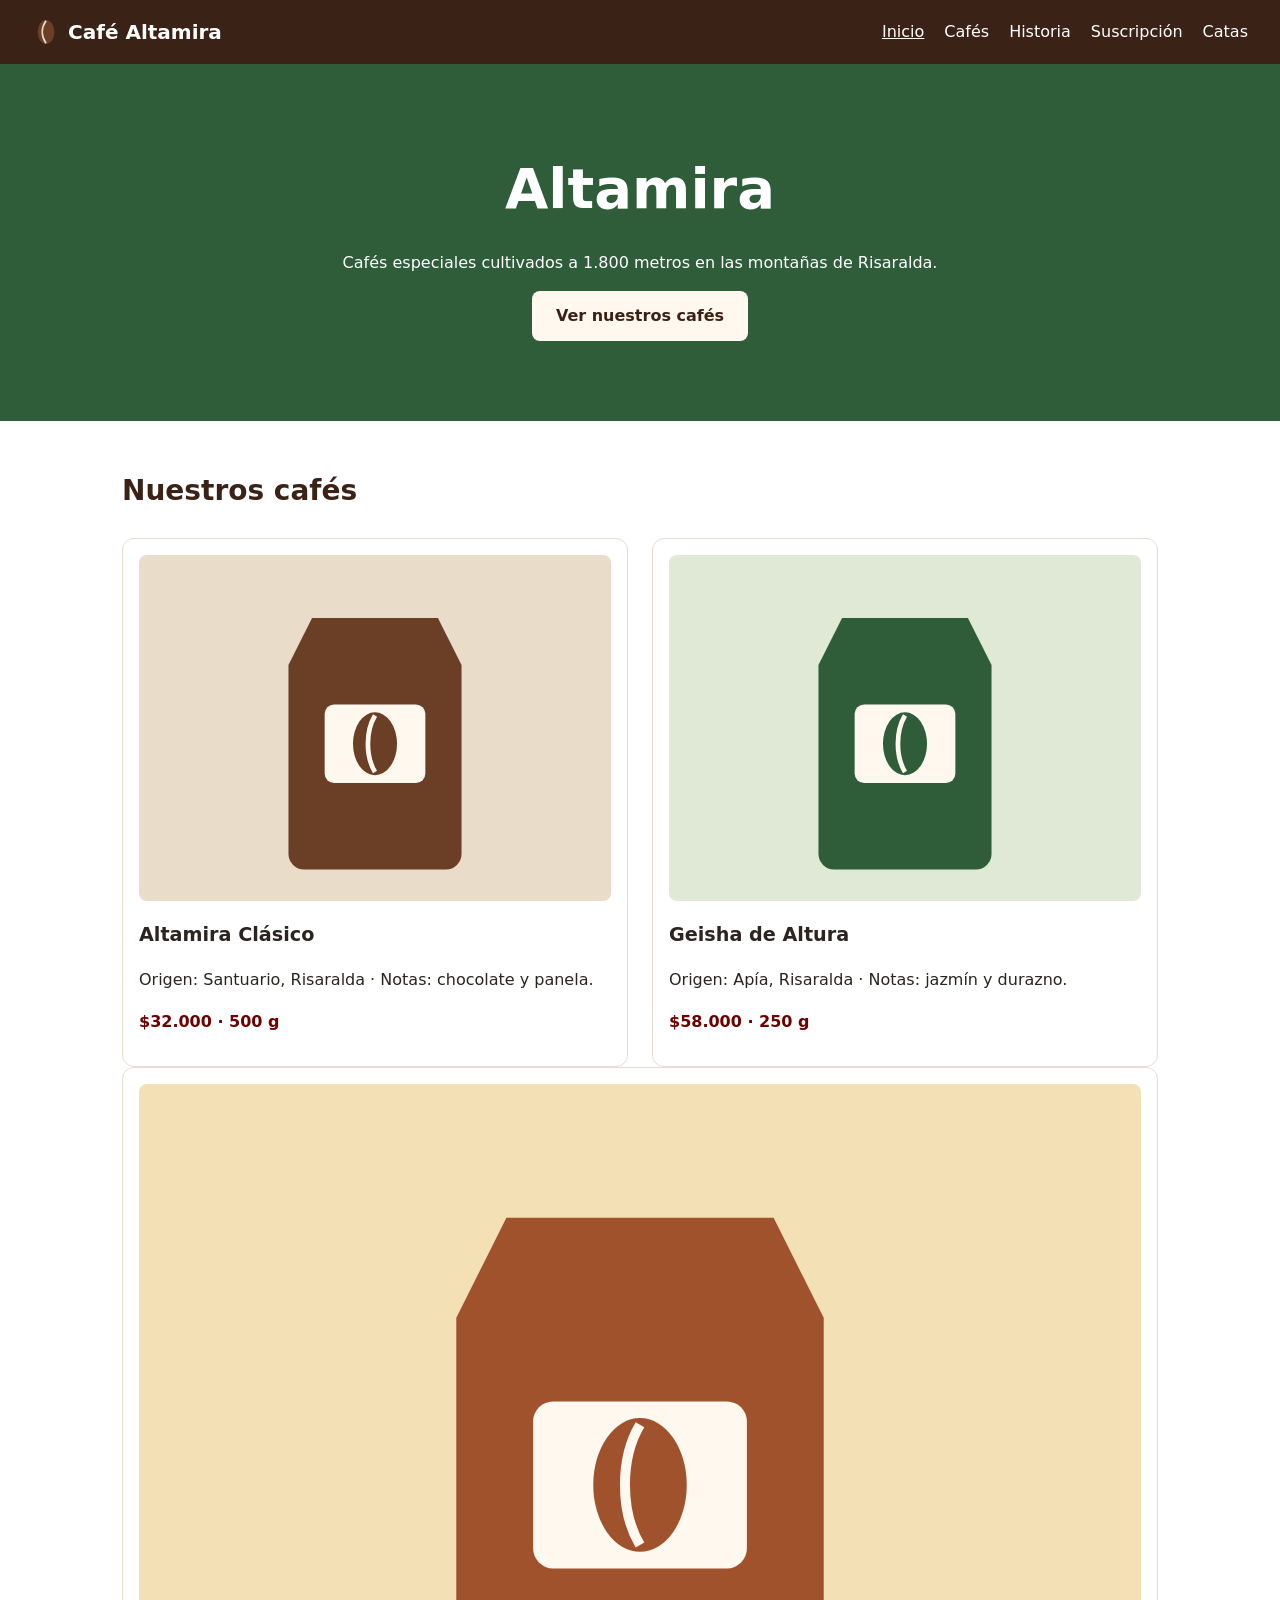
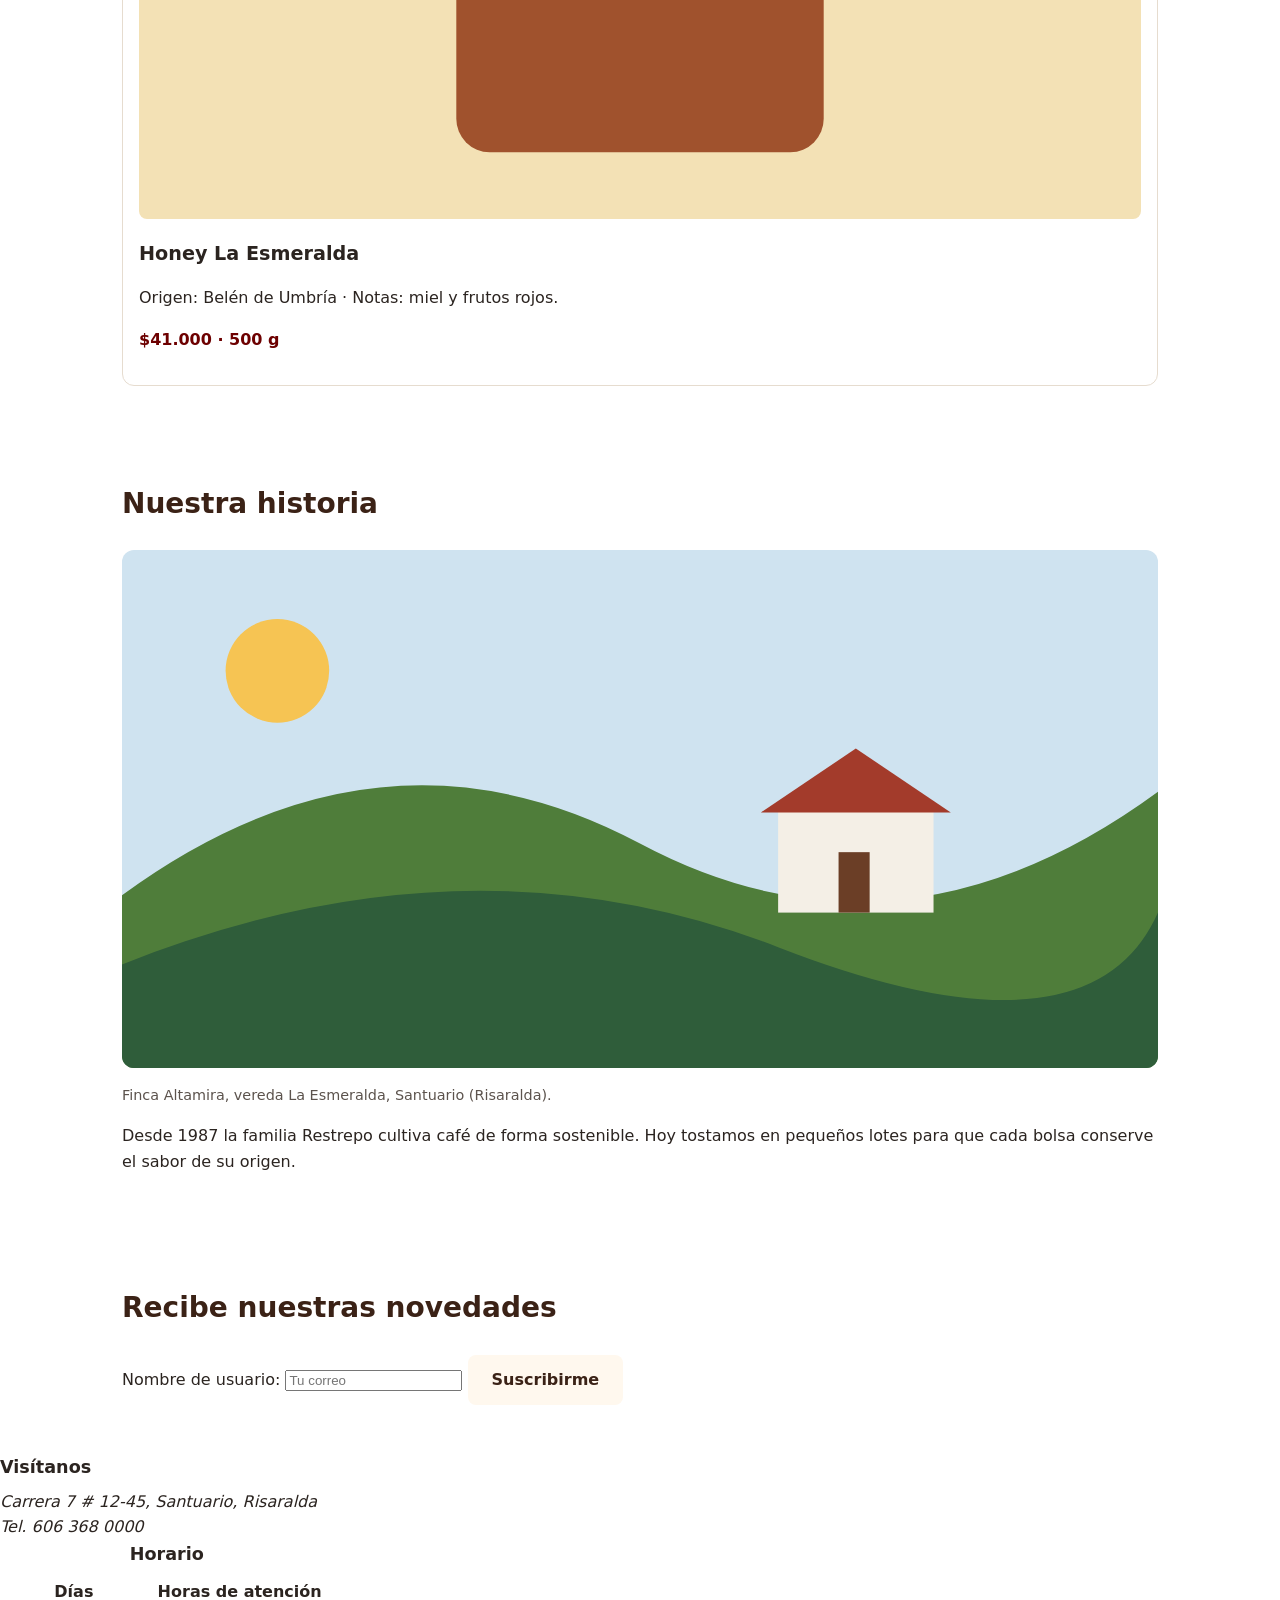
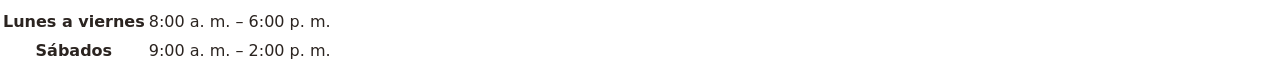
<file: index.html>
<!DOCTYPE html>
<html lang="es">
<head>
  <meta charset="UTF-8">
  <meta name="viewport" content="width=device-width, initial-scale=1.0">
  <title>Café Altamira · Cafés especiales del Eje Cafetero</title>
  <link rel="stylesheet" href="css/estilos.css">
</head>
<body>
  <!-- ============================================================
       TODO G1 (parte 1): el PRIMER elemento del body debe ser un enlace
       "Saltar al contenido" con class="saltar" que lleve a #contenido.
       ============================================================ -->
    <a class="saltar" href="#contenido">Saltar al contenido</a>
  <!-- ============================================================
       EJEMPLO RESUELTO 1 · Encabezado y navegación
       - <header> es un landmark: el lector de pantalla lo anuncia como "banner".
       - <nav> con aria-label distingue este menú de otros menús de la página.
       - Los enlaces van en una lista <ul>: el lector anuncia "lista, 4 elementos".
       ============================================================ -->
  <header class="encabezado">
    <a class="logo" href="index.html">
      <img src="img/grano.svg" alt="grano de cafe" width="28" height="28">
      Café Altamira
    </a>
    <nav aria-label="Principal">
      <ul class="menu">
        <li><a href="index.html" aria-current="page">Inicio</a></li>
        <li><a href="#cafes">Cafés</a></li>
        <li><a href="#historia">Historia</a></li>
        <li><a href="#suscripcion">Suscripción</a></li>
        <li><a href="eventos.html">Catas</a></li>
      </ul>
    </nav>
  </header>
  <!-- TODO G1 (parte 2): este div es el contenido principal.
       Conviértelo en <main id="contenido"> (y cierra con </main>). -->
  <main id="contenido">

    <!-- TODO G1 (parte 3): el título de la portada es un div con letra grande.
         Debe ser el ÚNICO <h1> de la página. -->
    <div class="hero">
      <h1> Altamira</h1>
      <p>Cafés especiales cultivados a 1.800 metros en las montañas de Risaralda.</p>
      <a class="boton" href="#cafes">Ver nuestros cafés</a>
    </div>

    <!-- ============================================================
         TODO G2 · Catálogo
         - El contenedor debe ser <section id="cafes"> con un <h2>.
         - Cada producto debe ser un <article> con el nombre en <h3>.
         - Cada imagen necesita un alt que describa el producto (no el nombre del archivo).
         ============================================================ -->
    <section class="seccion" id="cafes">
      <h2>Nuestros cafés</h2>
      <div class="productos">
        <article class="producto">
          <img src="img/cafe-clasico.svg" alt="cafe clasico" width="300" height="220">
          <h3>Altamira Clásico</h3>
          <p>Origen: Santuario, Risaralda · Notas: chocolate y panela.</p>
          <p class="precio">$32.000 · 500 g</p>
        </article>
        <article class="producto">
          <img src="img/cafe-geisha.svg" alt="cafe Geisha" width="300" height="220">
          <h3>Geisha de Altura</h3>
          <p>Origen: Apía, Risaralda · Notas: jazmín y durazno.</p>
          <p class="precio">$58.000 · 250 g</p>
        </div>
        </article>
        <article class="producto">
          <img src="img/cafe-honey.svg" alt="cafe Honey" width="300" height="220">
          <h3>Honey La Esmeralda</h3>
          <p>Origen: Belén de Umbría · Notas: miel y frutos rojos.</p>
          <p class="precio">$41.000 · 500 g</p>
        </div>
        </article>
      </div>
    </section>

    <!-- ============================================================
         EJEMPLO RESUELTO 2 · Sección con figura
         - aria-labelledby une la sección con su título: el lector la anuncia
           como "región, Nuestra historia".
         - <figure> + <figcaption> asocian la imagen con su pie de foto.
         - El alt describe lo que se VE; el figcaption agrega contexto.
         ============================================================ -->
    <section id="historia" class="seccion" aria-labelledby="historia-titulo">
      <h2 id="historia-titulo">Nuestra historia</h2>
      <figure class="figura">
        <img src="img/finca.svg" width="600" height="300"
             alt="Casa de la finca con techo rojo entre montañas verdes cubiertas de cafetales">
        <figcaption>Finca Altamira, vereda La Esmeralda, Santuario (Risaralda).</figcaption>
      </figure>
      <p>Desde 1987 la familia Restrepo cultiva café de forma sostenible. Hoy tostamos
        en pequeños lotes para que cada bolsa conserve el sabor de su origen.</p>
    </section>

    <!-- ============================================================
         TODO G3 · Suscripción
         - Usa <section id="suscripcion"> con un <h2> y un <form> real.
         - El campo de correo necesita: <label for="...">, type="email", id y required.
         - El "botón" es un div con onclick: cámbialo por <button type="submit">.
         ============================================================ -->
    <section id="suscripcion" class="seccion">
      <h2>Recibe nuestras novedades</h2>
      <form>
        <label for="correito">Nombre de usuario:</label>
        <input type="email" id="correito" placeholder="Tu correo" required>
        <button type="submit" class="boton" onclick="alert('¡Gracias!')">Suscribirme</button>
      </form>
    </section>

  </main>

  <!-- ============================================================
       TODO G4 · Pie de página
       - El contenedor debe ser <footer>.
       - La dirección y el teléfono van dentro de <address>.
       - El horario es una tabla de datos: <table> con <caption>,
         y celdas de encabezado <th scope="col"> / <th scope="row">.
       ============================================================ -->
  <footer>
    <div>
      <div class="pie-titulo">Visítanos</div>
      <address>Carrera 7 # 12-45, Santuario, Risaralda</address>
      <address>Tel. 606 368 0000</address>
    </div>
    <table>
      <caption class="pie-titulo">Horario</caption>
        <thead>
          <tr>
            <th scope="col">Días</th>
            <th scope="col">Horas de atención</th>
          </tr>
        </thead>
        <tbody>
          <tr>
            <th scope="row">Lunes a viernes</th>
            <td>8:00 a. m. – 6:00 p. m.</td>
          </tr>
          <tr>
            <th scope="row">Sábados</th>
            <td>9:00 a. m. – 2:00 p. m.</td>
          </tr>
        </tbody>
    </table>
  </footer>
</body>
</html>
</file>
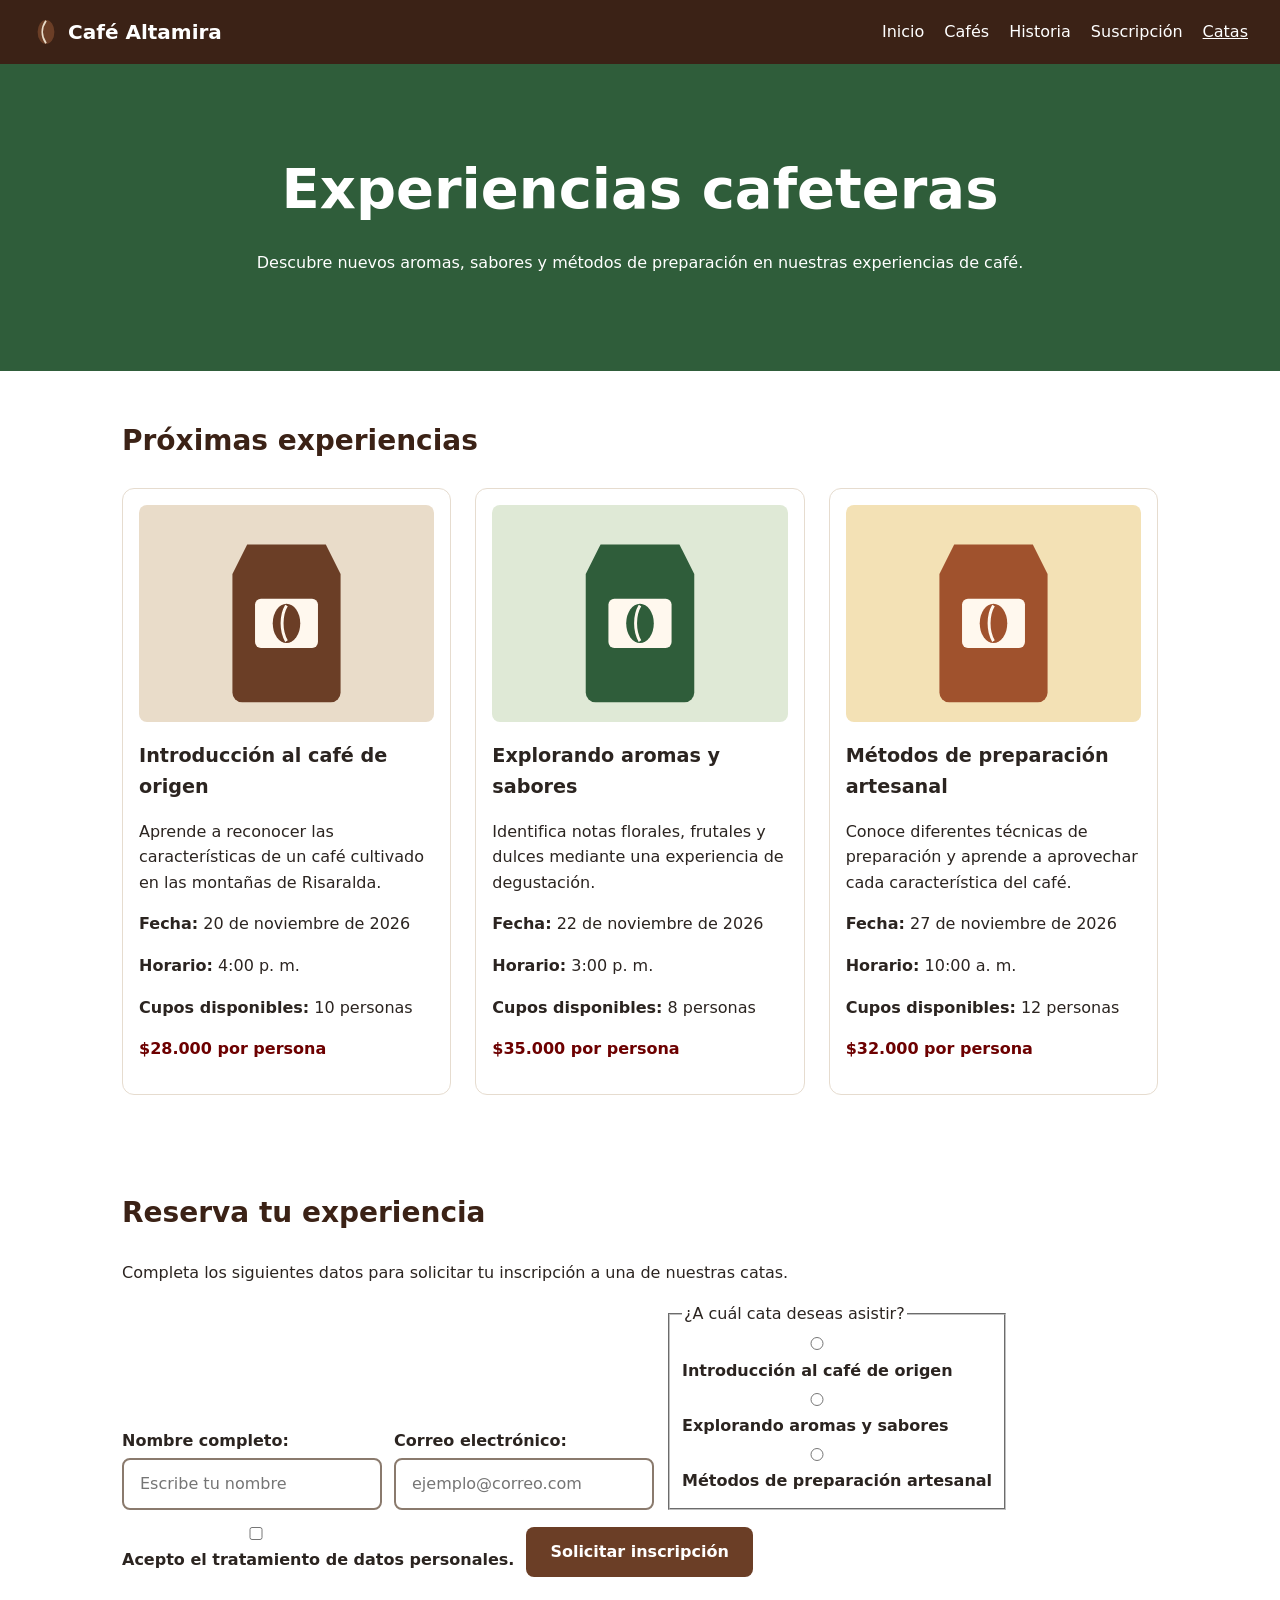
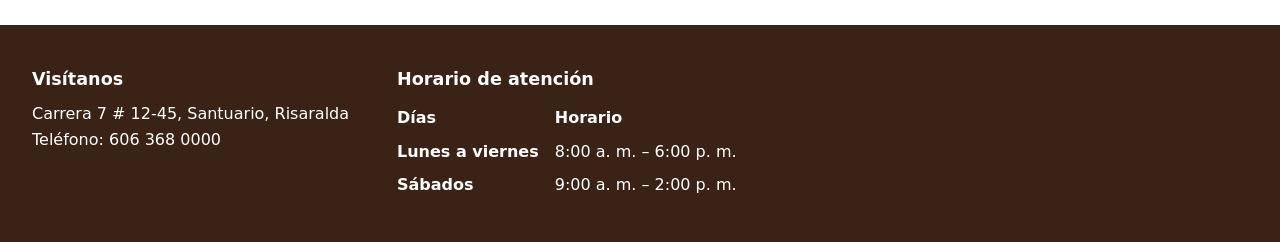
<file: eventos.html>
<!DOCTYPE html>
<html lang="es">
<head>
  <meta charset="UTF-8">
  <meta name="viewport" content="width=device-width, initial-scale=1.0">
  <title>Catas de café · Café Altamira</title>
  <link rel="stylesheet" href="css/estilos.css">
</head>
<body>
  <a class="saltar" href="#contenido">Saltar al contenido</a>
  <header class="encabezado">
    <a class="logo" href="index.html">
      <img src="img/grano.svg" alt="" width="28" height="28">
      Café Altamira
    </a>
    <nav aria-label="Principal">
      <ul class="menu">
        <li><a href="index.html">Inicio</a></li>
        <li><a href="index.html#cafes">Cafés</a></li>
        <li><a href="index.html#historia">Historia</a></li>
        <li><a href="index.html#suscripcion">Suscripción</a></li>
        <li><a href="eventos.html" aria-current="page">Catas</a></li>
      </ul>
    </nav>
  </header>

  <main id="contenido">
    <section class="hero">
      <h1>Experiencias cafeteras</h1>
      <p>Descubre nuevos aromas, sabores y métodos de preparación en nuestras experiencias de café.</p>
    </section>

    <section class="seccion">
      <h2>Próximas experiencias</h2>
      <div class="productos">

        <article class="producto">
          <img src="img/cafe-clasico.svg" alt="Bolsa de café Altamira Clásico, de notas achocolatadas" width="300" height="220">
          <h3>Introducción al café de origen</h3>
          <p> Aprende a reconocer las características de un café cultivado en las montañas de Risaralda.</p>
          <p>
            <strong>Fecha:</strong>
            <time datetime="2026-11-20T16:00"> 20 de noviembre de 2026 </time>
          </p>

          <p><strong>Horario:</strong> 4:00 p. m.</p>
          <p><strong>Cupos disponibles:</strong> 10 personas</p>
          <p class="precio">$28.000 por persona</p>
        </article>
        <article class="producto">
          <img src="img/cafe-geisha.svg" alt="Bolsa de café Geisha de Altura, variedad especial de café" width="300" height="220">
          <h3>Explorando aromas y sabores</h3>
          <p> Identifica notas florales, frutales y dulces mediante una experiencia de degustación.</p><p>
            <strong>Fecha:</strong>
            <time datetime="2026-11-22T15:00">
              22 de noviembre de 2026
            </time>
          </p>

          <p><strong>Horario:</strong> 3:00 p. m.</p>
          <p><strong>Cupos disponibles:</strong> 8 personas</p>
          <p class="precio">$35.000 por persona</p>
        </article>
        <article class="producto">
          <img src="img/cafe-honey.svg" alt="Bolsa de café Honey La Esmeralda, con notas de miel y frutos rojos" width="300" height="220">
          <h3>Métodos de preparación artesanal</h3>
          <p> Conoce diferentes técnicas de preparación y aprende a aprovechar cada característica del café. </p>
          <p>
            <strong>Fecha:</strong>
            <time datetime="2026-11-27T10:00">
              27 de noviembre de 2026
            </time>
          </p>
          <p><strong>Horario:</strong> 10:00 a. m.</p>
          <p><strong>Cupos disponibles:</strong> 12 personas</p>
          <p class="precio">$32.000 por persona</p>
        </article>
      </div>
    </section>

    <section class="seccion" id="inscripcion">
      <h2>Reserva tu experiencia</h2>
      <p>
        Completa los siguientes datos para solicitar
        tu inscripción a una de nuestras catas.
      </p>
      <form class="formulario" action="#" method="get">
        <div>
          <label for="nombre">Nombre completo:</label>
          <input
            type="text"
            id="nombre"
            name="nombre"
            placeholder="Escribe tu nombre"
            autocomplete="name"
            required
          >
        </div>

        <div>
          <label for="correo">Correo electrónico:</label>
          <input type="email" id="correo" name="correo" placeholder="ejemplo@correo.com" autocomplete="email" required>
        </div>
        <fieldset>
          <legend>¿A cuál cata deseas asistir?</legend>
          <div>
            <input
              type="radio"
              id="cata-origen"
              name="cata"
              value="origen"
              required
            >
            <label for="cata-origen">
              Introducción al café de origen
            </label>
          </div>

          <div>
            <input
              type="radio"
              id="cata-aromas"
              name="cata"
              value="aromas"
            >
            <label for="cata-aromas">
              Explorando aromas y sabores
            </label>
          </div>

          <div>
            <input
              type="radio"
              id="cata-metodos"
              name="cata"
              value="metodos"
            >
            <label for="cata-metodos">
              Métodos de preparación artesanal
            </label>
          </div>
        </fieldset>
        <div>
          <input
            type="checkbox"
            id="datos"
            name="datos"
            value="aceptado"
            required
          >

          <label for="datos">
            Acepto el tratamiento de datos personales.
          </label>
        </div>
        <button type="submit" class="boton">
          Solicitar inscripción
        </button>
      </form>
    </section>
  </main>
  <footer class="pie">
    <div>
      <h2 class="pie-titulo">Visítanos</h2>
      <address>
        Carrera 7 # 12-45, Santuario, Risaralda
      </address>
      <address>
        Teléfono: 606 368 0000
      </address>
    </div>
    <div>
      <table>
        <caption class="pie-titulo">Horario de atención</caption>
        <thead>
          <tr>
            <th scope="col">Días</th>
            <th scope="col">Horario</th>
          </tr>
        </thead>
        <tbody>
          <tr>
            <th scope="row">Lunes a viernes</th>
            <td>8:00 a. m. – 6:00 p. m.</td>
          </tr>
          <tr>
            <th scope="row">Sábados</th>
            <td>9:00 a. m. – 2:00 p. m.</td>
          </tr>
        </tbody>
      </table>
    </div>
  </footer>
</body>
</html>
</file>
<file: css/estilos.css>
/* ===== Café Altamira · estilos base ===== */
:root {
  --cafe: #6b3e26;
  --cafe-oscuro: #3b2216;
  --verde: #2f5d3a;
  --crema: #fff8ee;
  --texto: #2b2420;
}

* { box-sizing: border-box; }

body {
  margin: 0;
  font-family: system-ui, "Segoe UI", Arial, sans-serif;
  color: var(--texto);
  background: #ffffff;
  line-height: 1.6;
}

/* TODO G1 (parte 4): esta regla esconde el foco y deja sin guía a quien
   navega con teclado. Bórrala y agrega una regla :focus-visible con un
   outline visible (por ejemplo 3px solid)
   . */
*:focus-visible {
  outline: 3px solid;
}


/* Enlace "Saltar al contenido": oculto hasta que recibe el foco */
.saltar {
  position: absolute;
  left: 1rem;
  top: -3rem;
  padding: .5rem 1rem;
  background: var(--cafe-oscuro);
  color: #fff;
  z-index: 10;
}
.saltar:focus { top: 1rem; }

/* ----- Encabezado ----- */
.encabezado {
  display: flex;
  flex-wrap: wrap;
  justify-content: space-between;
  align-items: center;
  gap: 1rem;
  padding: 1rem 2rem;
  background: var(--cafe-oscuro);
}
.logo {
  display: flex;
  align-items: center;
  gap: .5rem;
  color: #fff;
  font-weight: 700;
  font-size: 1.25rem;
  text-decoration: none;
}
.menu {
  display: flex;
  flex-wrap: wrap;
  gap: .5rem 1.25rem;
  list-style: none;
  margin: 0;
  padding: 0;
}
.menu a { color: #fff; text-decoration: none; }
.menu a:hover,
.menu a[aria-current="page"] { text-decoration: underline; }

/* ----- Portada ----- */
.hero {
  padding: 5rem 2rem;
  text-align: center;
  background: var(--verde);
  color: #fff;
}
.hero h1,
.titulo-grande {
  margin: 0 0 .5rem;
  font-size: clamp(2rem, 6vw, 3.5rem);
  font-weight: 800;
}
.boton {
  display: inline-block;
  padding: .75rem 1.5rem;
  border: 0;
  border-radius: .5rem;
  background: var(--crema);
  color: var(--cafe-oscuro);
  font: inherit;
  font-weight: 700;
  text-decoration: none;
  cursor: pointer;
}

/* ----- Secciones ----- */
.seccion {
  max-width: 1100px;
  margin: 0 auto;
  padding: 3rem 2rem;
}
.seccion h2,
.subtitulo {
  font-size: 1.75rem;
  font-weight: 700;
  margin: 0 0 1.5rem;
  color: var(--cafe-oscuro);
}

/* ----- Catálogo ----- */
.productos {
  display: grid;
  grid-template-columns: repeat(auto-fit, minmax(240px, 1fr));
  gap: 1.5rem;
}
.producto {
  padding: 1rem;
  border: 1px solid #e6dccf;
  border-radius: .75rem;
  background: #fff;
}
.producto img { width: 100%; height: auto; border-radius: .5rem; }
.producto h3,
.nombre { font-size: 1.2rem; font-weight: 700; margin: .75rem 0 .25rem; }

/* TODO G2 (parte 4): este color tiene un contraste de 2.7:1 sobre blanco.
   WCAG AA pide 4.5:1. Cámbialo por uno más oscuro (por ejemplo var(--cafe)). */
.precio {
  font-weight: 700;
  color: #6d0000;
}

/* ----- Historia ----- */
.figura { margin: 0 0 1rem; }
.figura img { width: 100%; height: auto; border-radius: .75rem; }
.figura figcaption { font-size: .9rem; color: #5c534d; margin-top: .5rem; }

/* ----- Suscripción ----- */
.formulario {
  display: flex;
  flex-wrap: wrap;
  gap: .75rem;
  align-items: flex-end;
}
.formulario label { display: block; font-weight: 600; margin-bottom: .25rem; }
.formulario input {
  padding: .7rem 1rem;
  min-width: 260px;
  border: 2px solid #8a7a6d;
  border-radius: .5rem;
  font: inherit;
}
.formulario .boton { background: var(--cafe); color: #fff; }

/* ----- Pie ----- */
.pie {
  display: flex;
  flex-wrap: wrap;
  gap: 3rem;
  padding: 2.5rem 2rem;
  background: var(--cafe-oscuro);
  color: #fff;
}
.pie h2,
.pie-titulo { font-size: 1.1rem; font-weight: 700; margin: 0 0 .5rem; }
.pie address { font-style: normal; }
.pie a { color: #fff; }
.pie table { border-collapse: collapse; }
.pie caption { text-align: left; font-weight: 700; margin-bottom: .5rem; }
.pie th,
.pie td { text-align: left; padding: .25rem 1rem .25rem 0; }
</file>
